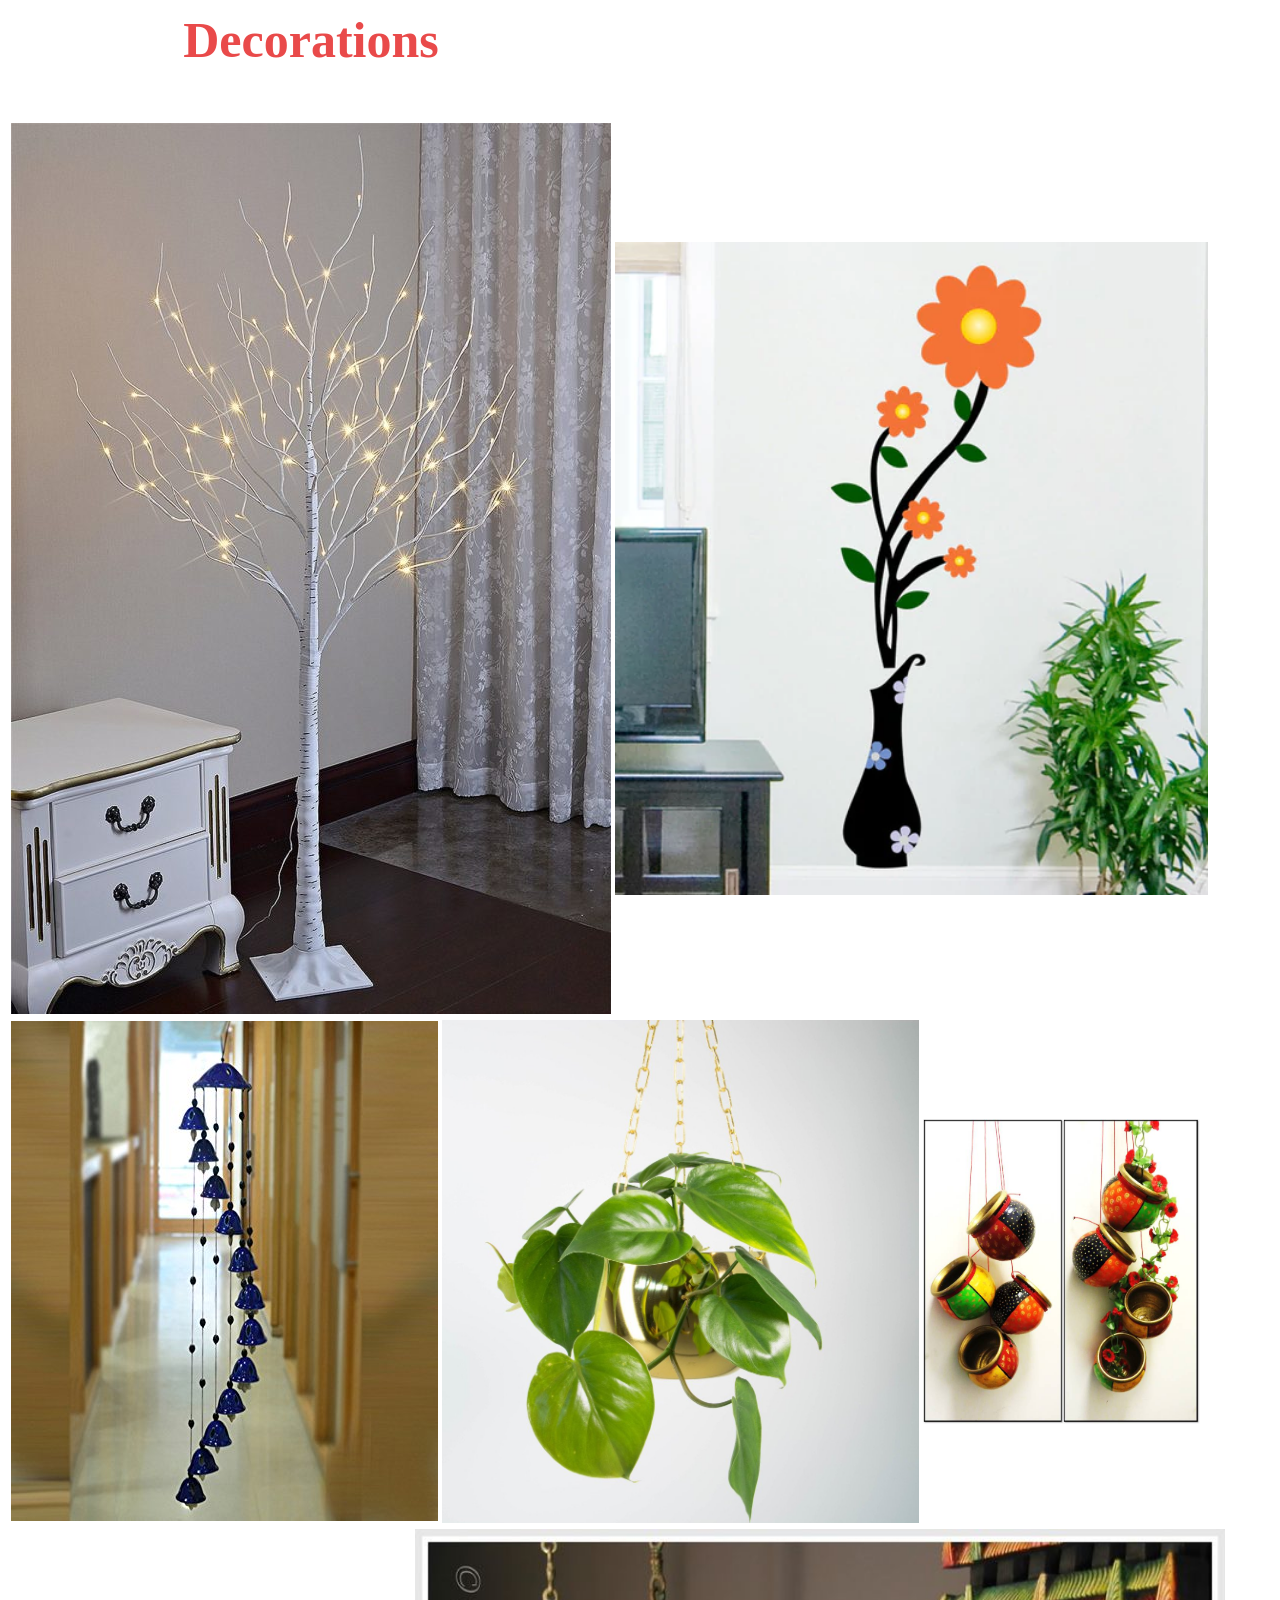
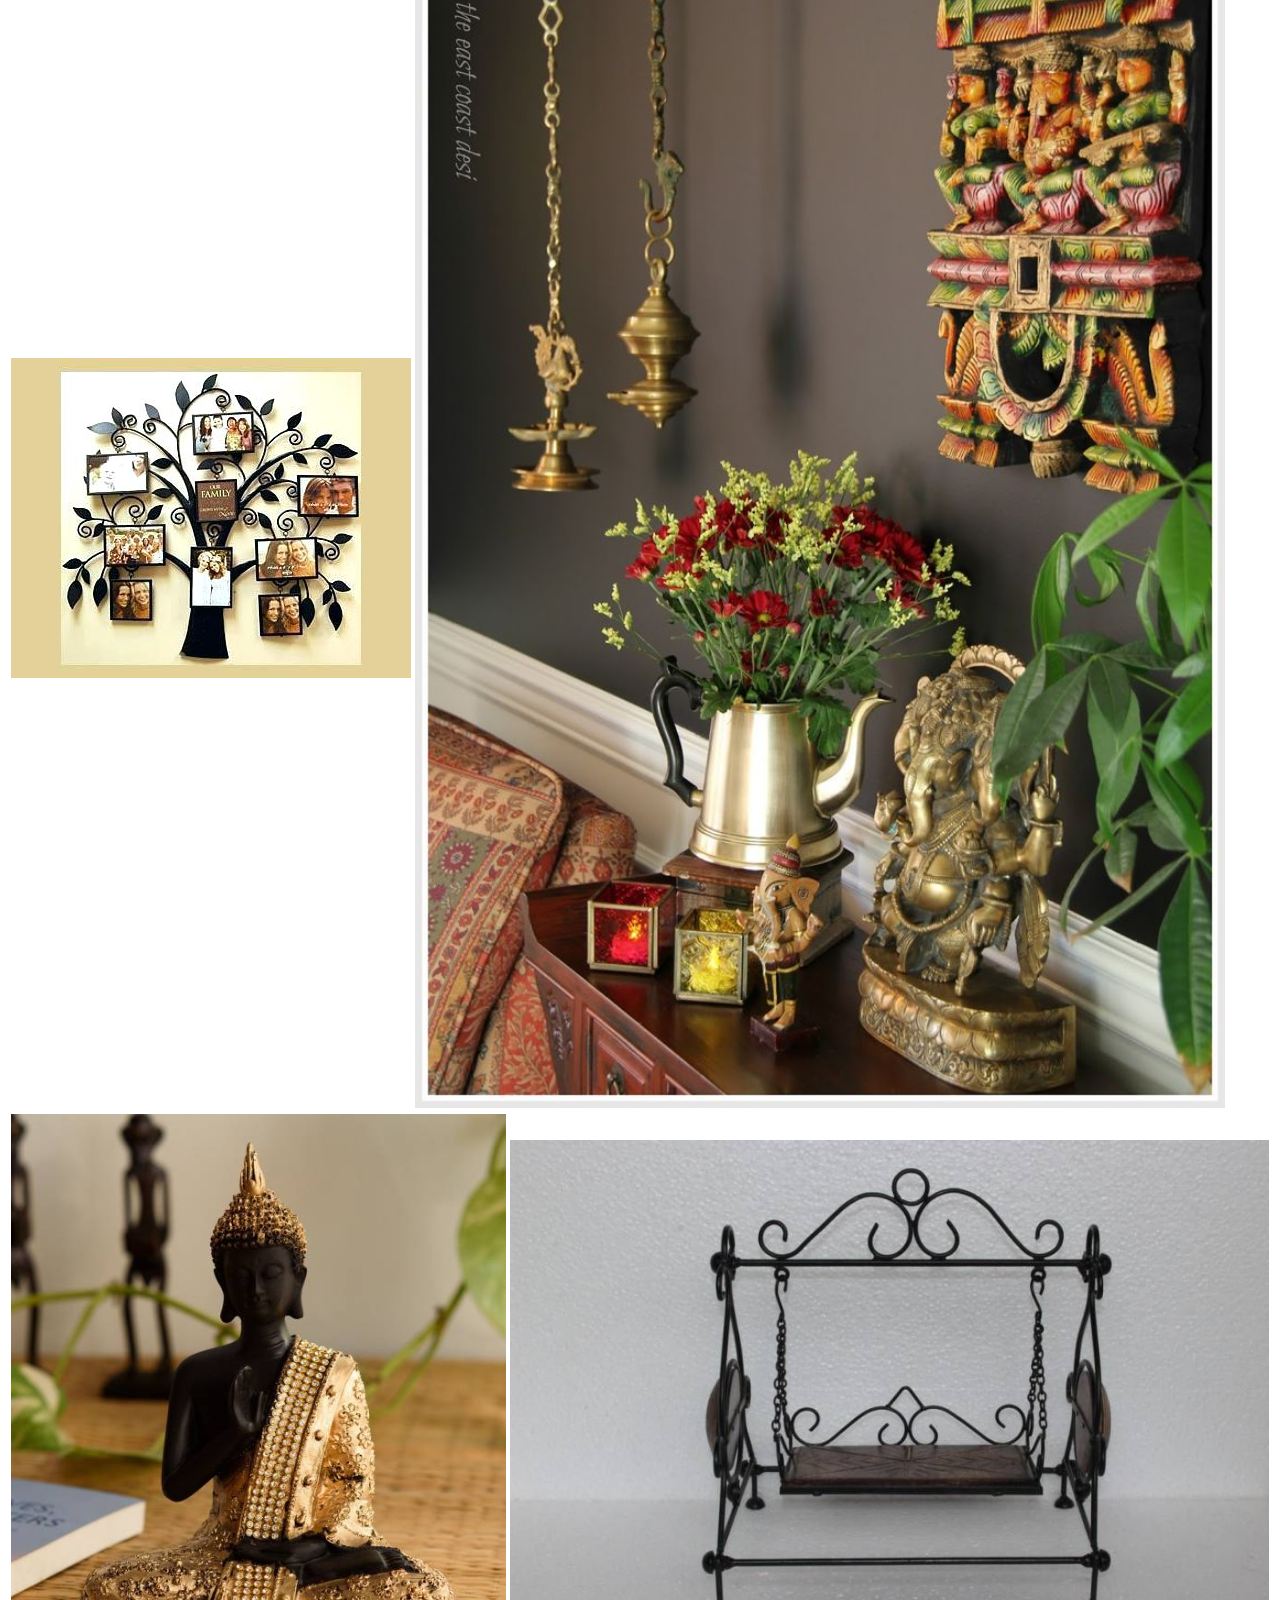
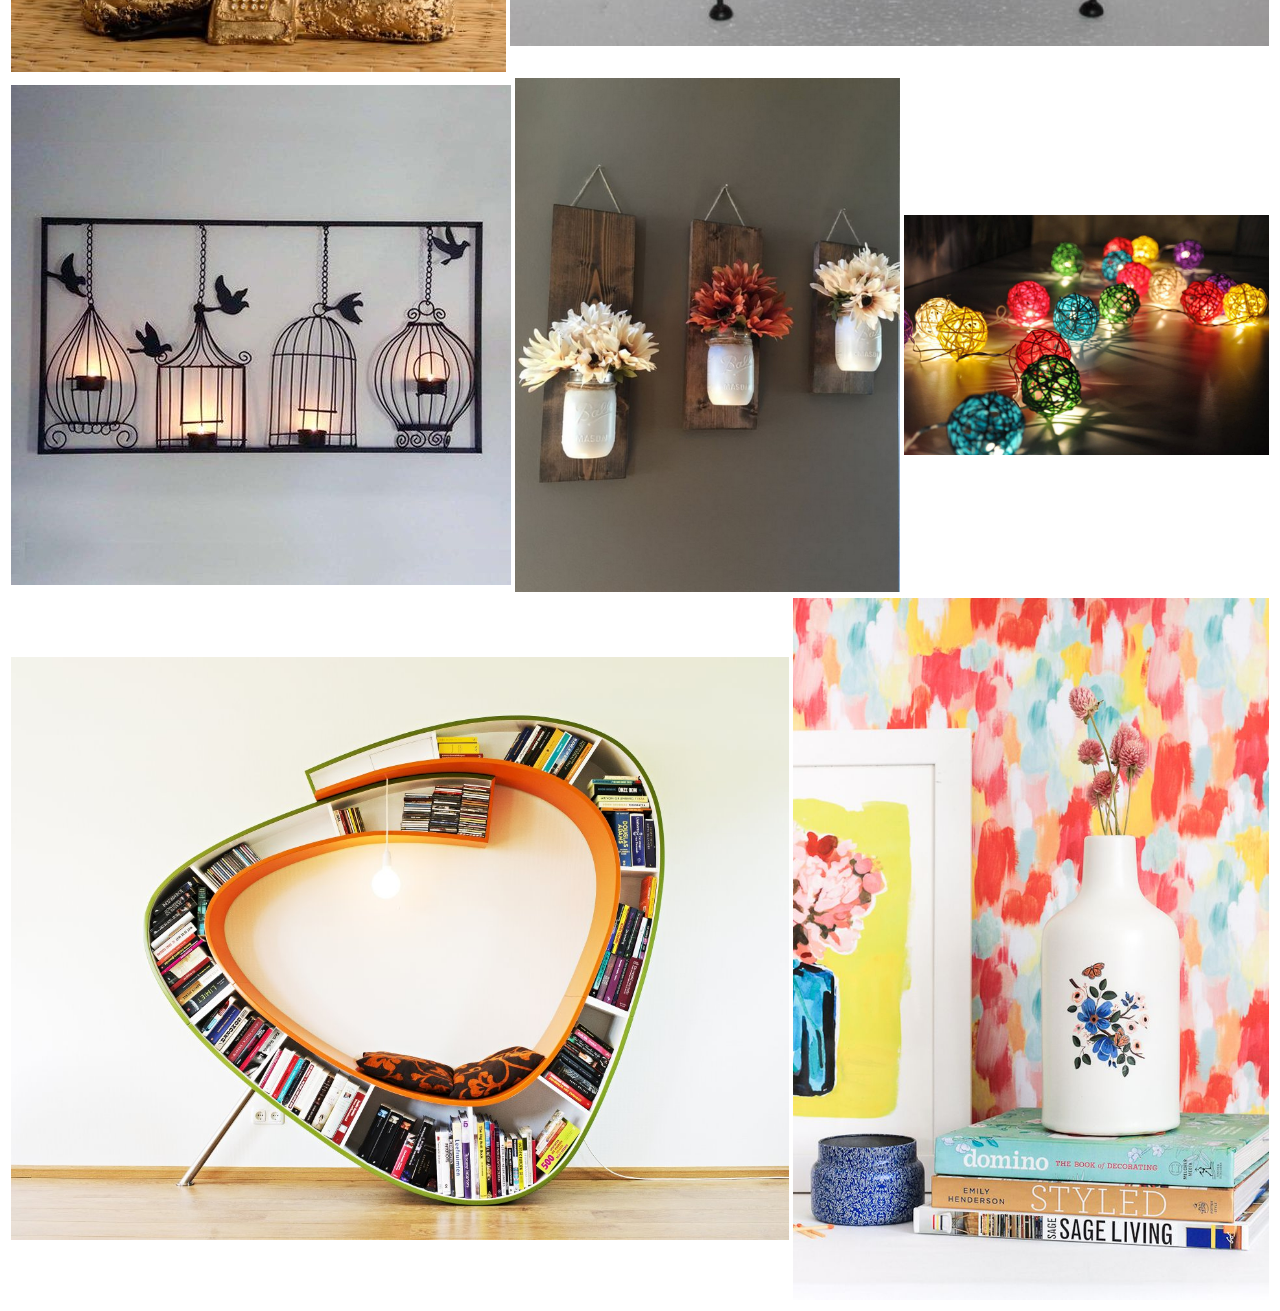
<file: decor.html>
<html> 
<head>
<title>Smoke Animation</title>
<style>
#decr{

  }
  #dech3{
	font-family: cursive;
	font-size: 50;
	color:#e94a4a;
	text-align: center;
}
</style>
</head>
<body>
 <div id="decr">
    <table id="dectab">
	  <tr>
	    <td><h3 id="dech3">Decorations</h3></td>
	  </tr>
	 
	   <tr> 
	    <td><img src="dec2.jpg" width="100%" height="50%"></td>
		<td><img src="dec5.jpg" height="82%" width="120%"></td>
		
		</tr>
		
		</table>
		<table id="dectab">
		
	   <tr> 
	    <td><img src="dec8.jpg" ></td>
		<td><img src="dec6.jpg" width="100%" height="48%"></td>
		<td><img src="dec4.jpg" width="80%" height="65%" ></td>
		
		</tr>
		
		</table>
		<table id="dectab">
		
	   <tr> 
	    <td><img src="dec9.jpg" width="100%" height="150%" ></td>
		<td><img src="dec10.jpg" width="110%" height="46%"></td>
		
		
		</tr>
		
		</table>
		<table id="dectab">
		
	   <tr> 
	   <td><img src="dec11.jpeg" width="100%" height="100%"></td>
	    <td><img src="dec12.jpeg" width="100%" height="110%"></td>
	   </tr>
	</table>
	  		<table id="dectab">
		
	   <tr> 
	    <td><img src="dec13.jpg" ></td>
		<td><img src="dec14.jpg" width="100%" height="36%"></td>
		<td><img src="dec17.jpg" width="100%" height="76%" ></td>
		
		</tr>
		
		</table>
	<table id="dectab">
		
	   <tr> 
	   <td><img src="dec20.jpg" width="100%" height="50%"></td>
	   <td><img src="dec19.jpg" width="100%" height="40%"></td>
	    
	   </tr>
	</table>
		
		
		</div>
	</body>
	</html>
</file>
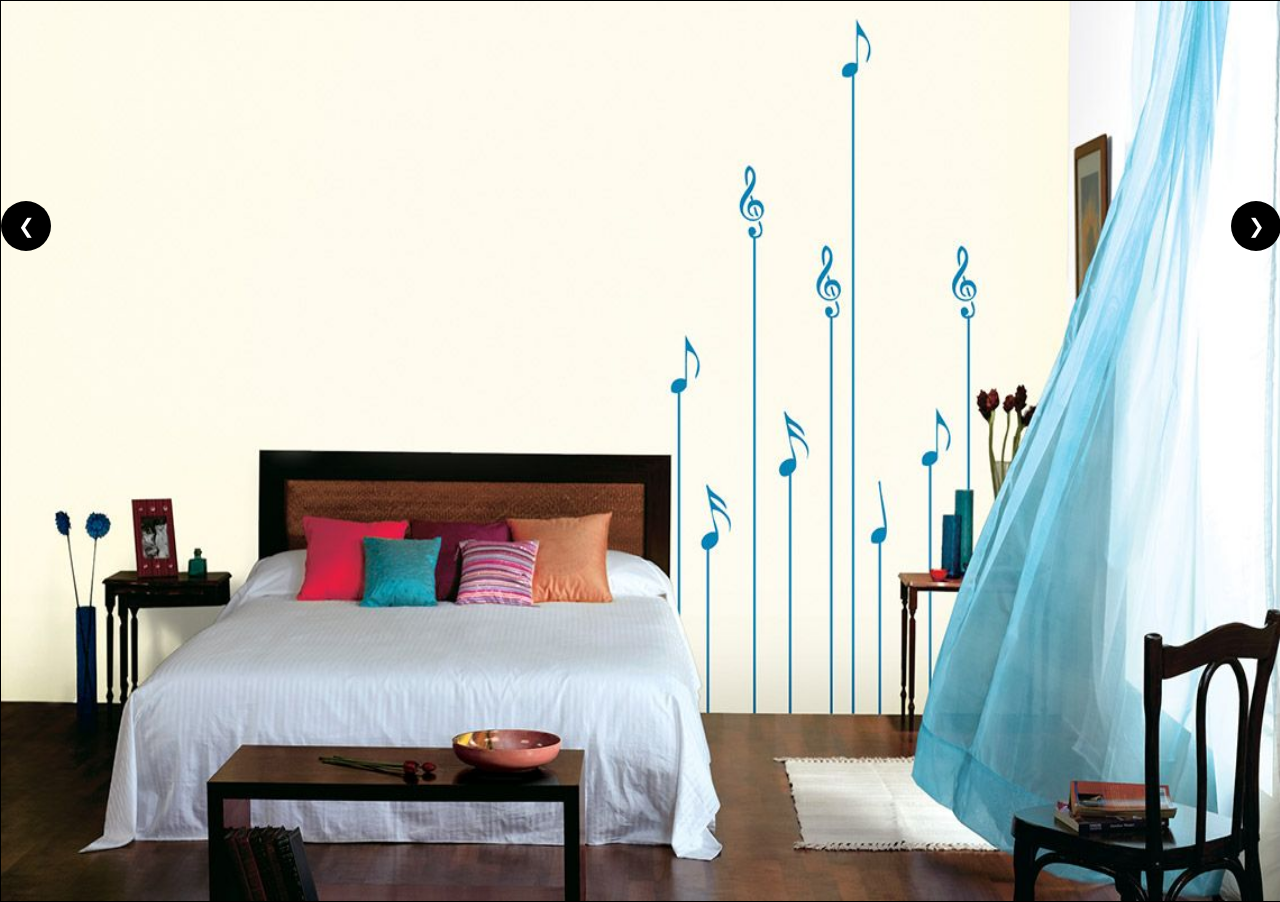
<file: demo.html>
<html lang="en">
 <head>
   <link rel="stylesheet" href="design.css"/>
   </head>
   <body>
   <div class="imgslide">
     <img class="slides" src="paint2.jpg"/>
	 <img class="slides" src="paint3.jpg"/>
	 <img class="slides" src="paint4.jpg"/>
	 <img class="slides" src="paint5.jpg"/>
	 <img class="slides" src="paint6.jpg"/>
	 <img class="slides" src="paint7.jpg"/>
	 <img class="slides" src="paint8.jpg"/>
	 <img class="slides" src="paint9.jpg"/>
	 <img class="slides" src="paint10.jpg"/>
	 <img class="slides" src="paint1.jpg"/>
	 <img class="slides" src="water.jpg"/>
	 <button class="imgbt" onclick="plusIndex(-1)" id="imgbt1">&#10094;</button>
	 <button class="imgbt" onclick="plusIndex(1)" id="imgbt2">&#10095;</button>
	 
   </div>
   <script>
    var index=1;
	
	function plusIndex(n){
	index = index + n;
	showImage(index);
	}
	showImage(1);
	function showImage(n){
	   var i;
	   
	   var x = document.getElementsByClassName("slides");
	   if(n > x.length){ index = 1};
	   if(n < 1){ index = x.length};
	   for(i=0;i<x.length;i++)
	   {
	   x[i].style.display="none";
	   }
	   x[index-1].style.display="block";
	   }
	   autoSlide();
	   function autoSlide(){
	     var i;
	   
	   var x = document.getElementsByClassName("slides");
	    for(i=0;i<x.length;i++)
	   {
	   x[i].style.display="none";
	   }
	   if(index > x.length){index = 1}
	   x[index-1].style.display="block";
	   index++;
	     setTimeout(autoSlide, 2000);
		 
	   }
	   </script>
      </body>
	  
	  </html>
</file>
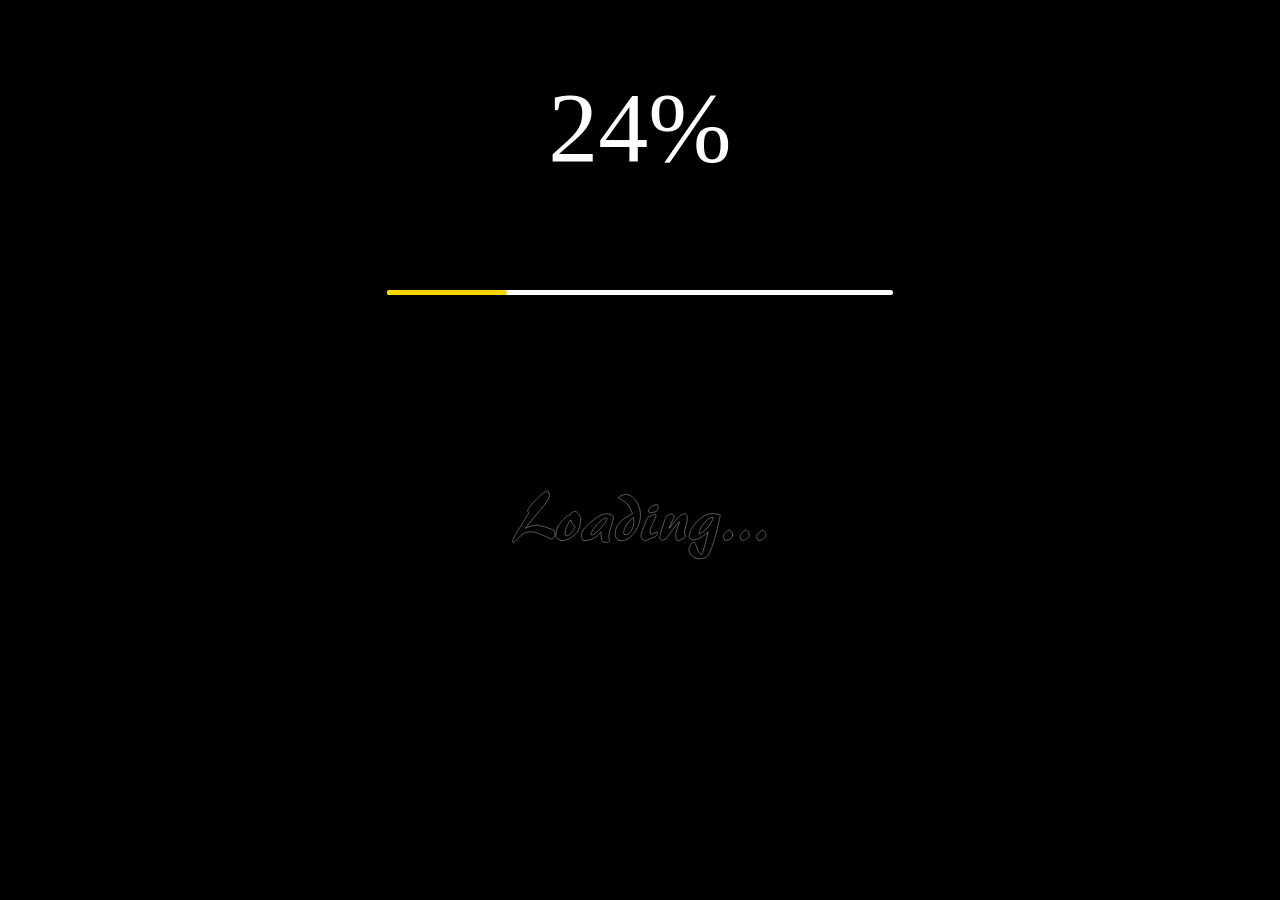
<file: index1.html>
<html lang="en">
 <head>
   <title>Progress Var Demo</title>
   <meta charset = "utf-8">
   <link rel="stylesheet" href="style.css"/>
 </head>
 <body>
   <div id="percentCount" class="percent-count">100%</div>
     <div class = "view">
	 
<svg version="1.1" id="Layer_1" xmlns="http://www.w3.org/2000/svg" xmlns:xlink="http://www.w3.org/1999/xlink" x="0px" y="0px"
	 viewBox="0 0 732 201" style="enable-background:new 0 0 732 201;" xml:space="preserve">
<style type="text/css">
	.st0{fill:none;stroke:#FFFFFF;stroke-miterlimit:10;}
</style>
<g>
	<path class="st0" d="M70.6,101c4.5,0,13.2,2,26.1,6c12.9,4,20.9,7.2,24.1,9.6c0.1,0.5,0.5,2.4,1.2,5.5c0.7,3.1,1,4.9,1,5.3
		c0,2-1.1,4.8-3.4,8.3c-2.3,3.5-4.5,5.3-6.6,5.3c-12.1-5.5-22.9-10.2-32.2-14.2C70.5,122.3,61.6,120,54,120c-10,0-18.9,3.1-26.8,9.2
		c-7.2,7.2-14.4,14.4-21.6,21.6l-3-1.4c-0.3-0.9-0.6-1.9-1-2.8c0-3.1,4.5-11.9,13.4-26.6c10.8-17.7,21.6-35.5,32.4-53.4
		c-0.5-1.5-1-2.6-1.3-3.4c-0.3-0.8-0.8-2.5-1.5-5.2c1.7-5.1,9.6-14.9,23.6-29.4C83.4,12.7,94.5,4.3,101.4,3.2l2.6,1.6
		c0.9,2.8,1.6,4.9,2,6.4c0.9,3.1,1.4,5.1,1.4,6.2c0,4.1-4.8,12.5-14.4,25c-4.7,6-14.6,18.1-29.8,36.2C50.4,93.8,42,104.3,38,110.2
		c6.7-2.9,11.9-5,15.8-6.2C59.9,102,65.5,101,70.6,101z"/>
	<path class="st0" d="M180,61.4c2.8,0,6.2,2.6,10.2,7.8c4,5.2,6,9.3,6,12.4c0,8.9-1,17.6-3.1,26.1c-2.1,8.5-8.4,16.8-19.1,25.1
		c-10.7,8.3-20.5,12.4-29.4,12.4c-4.7,0-8.9-1.3-12.6-4c-4.3-3.1-6.4-6.9-6.4-11.4c0-4,0.6-8.8,1.9-14.4c1.3-5.6,2.8-9.9,4.7-12.8
		c4-6,8.9-12,14.8-18c7.5-7.6,13.7-12,18.6-13.2c0.9-2.4,2.9-4.7,6-6.8C174.7,62.5,177.5,61.4,180,61.4z M151.8,124.4
		c0,1.7,0.3,3.3,0.8,4.8c0.5,1.5,1.5,2.2,2.8,2.2c3.9,0,7.8-1.9,11.8-5.8c5.2-5.1,9.6-11.9,13.2-20.4c-6.1-5.3-10.4-11.8-12.8-19.4
		c-3.5,4.3-7,10.5-10.5,18.7C153.6,112.7,151.8,119.3,151.8,124.4z"/>
	<path class="st0" d="M206.8,145.2c-2.8,0-4.9-1.6-6.4-4.7c-1.5-3.1-2.2-6.4-2.2-9.7c0-10.8,9.2-23.9,27.5-39.3
		C244,76.1,259,68.4,270.6,68.4c3.9,0,7.7,0.7,11.6,2.2c5.2,2,7.8,4.5,7.8,7.6c0,4.5-2.2,13.3-6.6,26.2c-4.4,12.9-6.6,23-6.6,30.2
		c0,1.2,0.4,2.8,1.1,4.9c0.7,2.1,1.2,3.6,1.3,4.7c-0.4,1.5-1.2,2.8-2.4,4.1c-1.2,1.3-2.5,1.9-4,1.9c-1.2,0-3.1-0.2-5.8-0.5
		c-2.7-0.3-4.5-0.5-5.4-0.5c-2.7,0-4.5-2.1-5.4-6.2c-0.9-4.1-1.4-9.1-1.4-14.8c0-1.6,0-3.1,0-4.4c0-1.3,0.1-2.5,0.2-3.6
		c-5.5,7.3-12.6,13.3-21.5,18C224.6,142.9,215.7,145.2,206.8,145.2z M226.4,127c0,1.5,0.6,2.2,1.8,2.2c5.1,0,13.6-6.7,25.6-20
		c12-13.3,18-22.5,18-27.6c0-0.9-0.7-1.4-2.2-1.4c-5.7,0-14.4,6.2-25.9,18.7C232.2,111.4,226.4,120.7,226.4,127z"/>
	<path class="st0" d="M304,22.6c1.1-2.1,4-4.2,8.8-6.3c4.8-2.1,8.7-3.1,11.8-3.1c12.5,0,23.1,7,31.6,21c7.5,12.3,11.2,24.9,11.2,38
		c0,16.1-5.1,31.9-15.4,47.2c-11.6,17.2-25.1,25.8-40.6,25.8c-4.9,0-8.9-1.8-11.9-5.4c-3-3.6-4.5-7.9-4.5-13
		c0-14,5.1-26.1,15.4-36.2c7.5-7.3,18.9-14.6,34.2-21.8c-4.9-14.3-11.1-24.9-18.6-32C318.7,32.1,311.3,27.4,304,22.6z M319.4,122
		c0,2.3,0.4,3.9,1.1,4.8c0.7,0.9,2.2,1.4,4.5,1.4c6.8,0,12.6-4.5,17.4-13.6c4.1-7.7,6.2-15.4,6.2-23c0-2-0.1-3.6-0.2-4.7
		c-0.1-1.1-0.6-3.8-1.4-8.1c-6.8,5.2-12.8,11.5-18,19C322.6,106.9,319.4,114.9,319.4,122z"/>
	<path class="st0" d="M411.8,75.2c0,1.7-2.8,8.1-8.4,19.2c-5.6,11.1-8.4,19.7-8.4,25.8c0,2,0.3,3.6,1,4.7c0.7,1.1,1.9,1.7,3.6,1.7
		c1.9,0,4.3-1,7.4-3c3.1-2,5-3,5.8-3c2.3,0,3.4,1.1,3.4,3.4c0,3.9-2.8,7.5-8.4,10.8c-4.4,2.5-9,4.4-13.8,5.6
		c-1.5,0.3-3.6,1.1-6.3,2.5c-2.7,1.4-5,2.1-6.7,2.1c-3.5,0-6.4-1.4-8.7-4.1c-2.3-2.7-3.5-5.9-3.5-9.5c0-2.3,0.2-4.3,0.6-6
		c0.4-1.7,1.1-3.8,2-6.2L384.6,86c1.3-3.5,2.5-5.8,3.5-7s3-2.3,6.1-3.4c3.1-1.1,5.8-2.3,8.2-3.8c0.3-0.3,1.2-0.7,2.8-1.4
		c1.6-0.7,2.5-1,2.6-1c1.5,0,2.5,0.5,3.1,1.6C411.5,72.1,411.8,73.5,411.8,75.2z M390.2,59.6c0-0.9,0.3-1.9,0.9-3
		c0.6-1.1,1.3-2.1,2.1-3l3-4.6c0.7-1.2,3.1-2.6,7.3-4.1c4.2-1.5,7.3-2.3,9.3-2.3c3.6,0,5.4,1.9,5.4,5.8c0,1.1-0.3,2.4-0.9,3.9
		c-0.6,1.5-1,2.6-1.3,3.3c-1.2,2.9-2.2,4.8-2.9,5.6c-0.7,0.8-2.6,1.5-5.5,2c-2.9,0.5-5.5,1-7.8,1.4c-2.3,0.4-4.1,0.6-5.4,0.6
		c-1.5,0-2.5-0.6-3.2-1.7C390.5,62.4,390.2,61.1,390.2,59.6z"/>
	<path class="st0" d="M492.2,68.8c3.5,0,5.9,1.5,7.4,4.4c1.1,2.1,1.6,5.1,1.6,9c0,5.1-1.3,12.3-4,21.6c-2.7,9.3-4,16.3-4,20.8
		c0,0.7,0.6,1.9,1.8,3.6c1.2,1.7,1.8,2.9,1.8,3.6c0,2.1-2.9,4.8-8.8,8.1c-5.9,3.3-10.1,4.9-12.8,4.9c-2.8,0-4.7-1.6-5.7-4.8
		s-1.5-6.7-1.5-10.4c0-4.1,0.9-8.8,2.8-14c5.2-14.3,7.9-22,8-23.2L478,91c-1.2,0-5.5,5.1-12.8,15.2c-8.1,11.2-16.3,22.4-24.4,33.6
		c-4.1,1.7-8.2,3.5-12.2,5.2c-0.7-0.4-1.9-1.5-3.7-3.3s-2.7-3-2.7-3.7c0-3.2,2.7-13.8,8.2-31.9c5.5-18.1,9.2-28.4,11.2-30.9
		c0.3-0.4,2.4-1.6,6.3-3.5c3.9-1.9,6.1-2.9,6.5-2.9c1.5,0,2.9,0.4,4.4,1.1c1.5,0.7,2.9,1.7,4.2,2.9c0.4,1.1,0.8,2.1,1.2,3.2
		c0,1.2-1.1,4-3.4,8.4c-3.1,5.9-4.7,9-4.8,9.4l-6.8,16.4c6-7.6,12.1-15.3,18.2-23C478.2,74.9,486.5,68.8,492.2,68.8z"/>
	<path class="st0" d="M516.2,143.2c-1.2,0-2.8-0.8-4.7-2.3c-1.9-1.5-3.4-3-4.5-4.3l-0.4-2.6c0-12.9,7.5-27.2,22.5-42.7
		c15-15.5,28.8-23.3,41.3-23.3c3.7,0,7.5,0.2,11.4,0.6c3.9,0.4,7.6,1.1,11.2,2l2.6,3.2c-3.9,17.3-6.7,29.7-8.6,37.2
		c-4,16.3-8.1,30.8-12.4,43.6c-5.1,15.5-9.9,26.7-14.6,33.8c-1.3,2-4.4,4-9.3,5.9c-4.9,1.9-8.8,2.9-11.7,2.9c-8.5,0-16-2.3-22.4-7
		c-7.2-5.2-10.8-11.9-10.8-20.2c0-2.7,1.5-6.7,4.6-12.1c3.1-5.4,5.7-8.1,8-8.1c1.7,0.4,3,0.7,3.8,0.8c1.5,1.9,4.1,8,7.8,18.4
		c2.9,8.3,6.9,13.6,11.8,16c2.3-1.1,5.5-10.1,9.8-27.2c6-23.7,9.2-36.3,9.6-37.6c-7.6,6.7-14.5,11.8-20.6,15.4
		C531.9,140.7,523.8,143.2,516.2,143.2z M535.2,123.6l1.2,2.4c6.7-3.1,13.1-7.7,19.2-13.8c6.1-6.1,10.9-12.5,14.2-19.2
		c0.9-2,1.9-4,3-6c1.6-3.3,2.4-5.5,2.4-6.4c0-1.1-0.5-1.6-1.6-1.6c-7.3,0-15.6,5.5-24.7,16.6C539.8,106.7,535.2,116,535.2,123.6z"/>
	<path class="st0" d="M628.8,120.8c0.5,0.8,1,2.5,1.5,5c0.5,2.5,0.7,4.6,0.7,6.2c0,1.1-1.4,2.9-4.1,5.5c-2.7,2.6-4.8,4.2-6.1,4.9
		l-9.2,2.4c-2,0-3.7-1.4-5-4.2c-1.3-2.8-2-5.3-2-7.6c0-3.1,2.3-6.8,6.9-11.1c4.6-4.3,8.3-6.5,11.1-6.5c0.8,0,1.9,0.7,3.4,2.2
		C626.3,117.9,627.2,118.9,628.8,120.8z"/>
	<path class="st0" d="M676.4,120.8c0.5,0.8,1,2.5,1.5,5c0.5,2.5,0.7,4.6,0.7,6.2c0,1.1-1.4,2.9-4.1,5.5c-2.7,2.6-4.8,4.2-6.1,4.9
		l-9.2,2.4c-2,0-3.7-1.4-5-4.2c-1.3-2.8-2-5.3-2-7.6c0-3.1,2.3-6.8,6.9-11.1c4.6-4.3,8.3-6.5,11.1-6.5c0.8,0,1.9,0.7,3.4,2.2
		C673.9,117.9,674.8,118.9,676.4,120.8z"/>
	<path class="st0" d="M724,120.8c0.5,0.8,1,2.5,1.5,5c0.5,2.5,0.7,4.6,0.7,6.2c0,1.1-1.4,2.9-4.1,5.5c-2.7,2.6-4.8,4.2-6.1,4.9
		l-9.2,2.4c-2,0-3.7-1.4-5-4.2c-1.3-2.8-2-5.3-2-7.6c0-3.1,2.3-6.8,6.9-11.1c4.6-4.3,8.3-6.5,11.1-6.5c0.8,0,1.9,0.7,3.4,2.2
		C721.5,117.9,722.4,118.9,724,120.8z"/>
</g>

</svg>
</div>
   
   <div class="progress-bar">
     <div class="progress" id ="progress"></div>
   </div>
  
   <script src = "script.js"></script>
 </body>
</html>
</file>
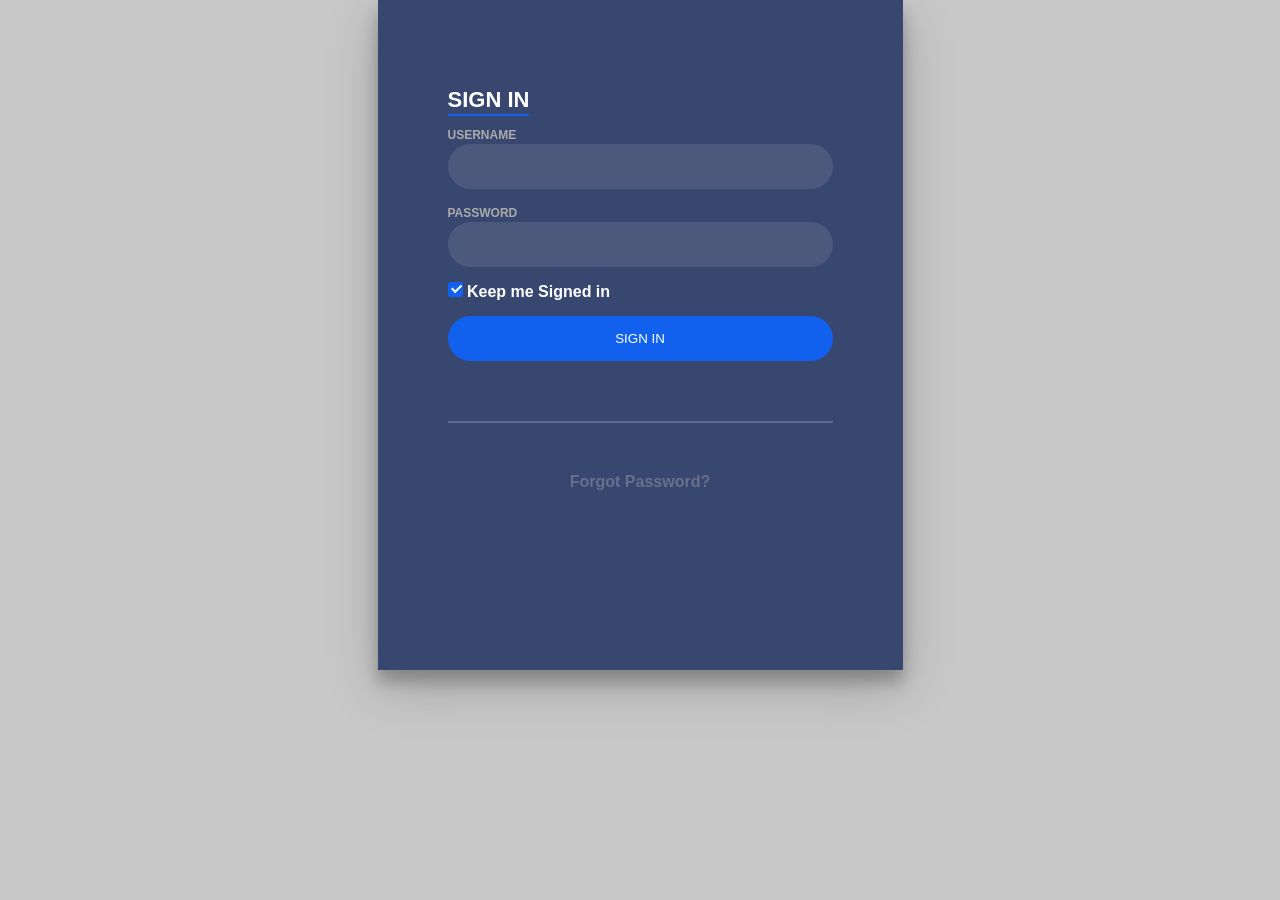
<file: login.html>
<html>
<head>
<style>
body{
	margin:0;
	color:#6a6f8c;
	background:#c8c8c8;
	font:600 16px/18px 'Open Sans',sans-serif;
}
*,:after,:before{box-sizing:border-box}
.clearfix:after,.clearfix:before{content:'';display:table}
.clearfix:after{clear:both;display:block}
a{color:inherit;text-decoration:none}

.login-wrap{
	width:100%;
	margin:auto;
	max-width:525px;
	min-height:670px;
	position:relative;
	background:url(https://raw.githubusercontent.com/khadkamhn/day-01-login-form/master/img/bg.jpg) no-repeat center;
	box-shadow:0 12px 15px 0 rgba(0,0,0,.24),0 17px 50px 0 rgba(0,0,0,.19);
}
.login-html{
	width:100%;
	height:100%;
	position:absolute;
	padding:90px 70px 50px 70px;
	background:rgba(40,57,101,.9);
}
.login-html .sign-in-htm,
.login-html .sign-up-htm{
	top:0;
	left:0;
	right:0;
	bottom:0;
	position:absolute;
	transform:rotateY(180deg);
	backface-visibility:hidden;
	transition:all .4s linear;
}
.login-html .sign-in,
.login-html .sign-up,
.login-form .group .check{
	display:none;
}
.login-html .tab,
.login-form .group .label,
.login-form .group .button{
	text-transform:uppercase;
}
.login-html .tab{
	font-size:22px;
	margin-right:15px;
	padding-bottom:5px;
	margin:0 15px 10px 0;
	display:inline-block;
	border-bottom:2px solid transparent;
}
.login-html .sign-in:checked + .tab,
.login-html .sign-up:checked + .tab{
	color:#fff;
	border-color:#1161ee;
}
.login-form{
	min-height:345px;
	position:relative;
	perspective:1000px;
	transform-style:preserve-3d;
}
.login-form .group{
	margin-bottom:15px;
}
.login-form .group .label,
.login-form .group .input,
.login-form .group .button{
	width:100%;
	color:#fff;
	display:block;
}
.login-form .group .input,
.login-form .group .button{
	border:none;
	padding:15px 20px;
	border-radius:25px;
	background:rgba(255,255,255,.1);
}
.login-form .group input[data-type="password"]{
	text-security:circle;
	-webkit-text-security:circle;
}
.login-form .group .label{
	color:#aaa;
	font-size:12px;
}
.login-form .group .button{
	background:#1161ee;
}
.login-form .group label .icon{
	width:15px;
	height:15px;
	border-radius:2px;
	position:relative;
	display:inline-block;
	background:rgba(255,255,255,.1);
}
.login-form .group label .icon:before,
.login-form .group label .icon:after{
	content:'';
	width:10px;
	height:2px;
	background:#fff;
	position:absolute;
	transition:all .2s ease-in-out 0s;
}
.login-form .group label .icon:before{
	left:3px;
	width:5px;
	bottom:6px;
	transform:scale(0) rotate(0);
}
.login-form .group label .icon:after{
	top:6px;
	right:0;
	transform:scale(0) rotate(0);
}
.login-form .group .check:checked + label{
	color:#fff;
}
.login-form .group .check:checked + label .icon{
	background:#1161ee;
}
.login-form .group .check:checked + label .icon:before{
	transform:scale(1) rotate(45deg);
}
.login-form .group .check:checked + label .icon:after{
	transform:scale(1) rotate(-45deg);
}
.login-html .sign-in:checked + .tab + .sign-up + .tab + .login-form .sign-in-htm{
	transform:rotate(0);
}
.login-html .sign-up:checked + .tab + .login-form .sign-up-htm{
	transform:rotate(0);
}

.hr{
	height:2px;
	margin:60px 0 50px 0;
	background:rgba(255,255,255,.2);
}
.foot-lnk{
	text-align:center;
}
</style>
</head>
<body>
<form method="post" action="admin.php">

</body>
<div class="login-wrap">
	<div class="login-html">
		<input id="tab-1" type="radio" name="tab" class="sign-in" checked><label for="tab-1" class="tab">Sign In</label>
		<input id="tab-2" type="text" name="tab" class="sign-up"><label for="tab-2" class="tab"></label>
		<div class="login-form">
			<div class="sign-in-htm">
				<div class="group">
					<label for="user" class="label">Username</label>
					<input id="user" name="fname" type="text" class="input">
				</div>
				<div class="group">
					<label for="pass" class="label">Password</label>
					<input id="pass" type="password" name="fpass"  class="input" data-type="password">
				</div>
				<div class="group">
					<input id="check" type="checkbox" class="check" checked>
					<label for="check"><span class="icon"></span> Keep me Signed in</label>
				</div>
				<div class="group">
					<input type="submit" name="submit" class="button" value="Sign In">
				</div>
				<div class="hr"></div>
				<div class="foot-lnk">
					<a href="#forgot">Forgot Password?</a>
				</div>
			</div>
			
		</div>
	</div>
</div>
</form>
</html>
</file>
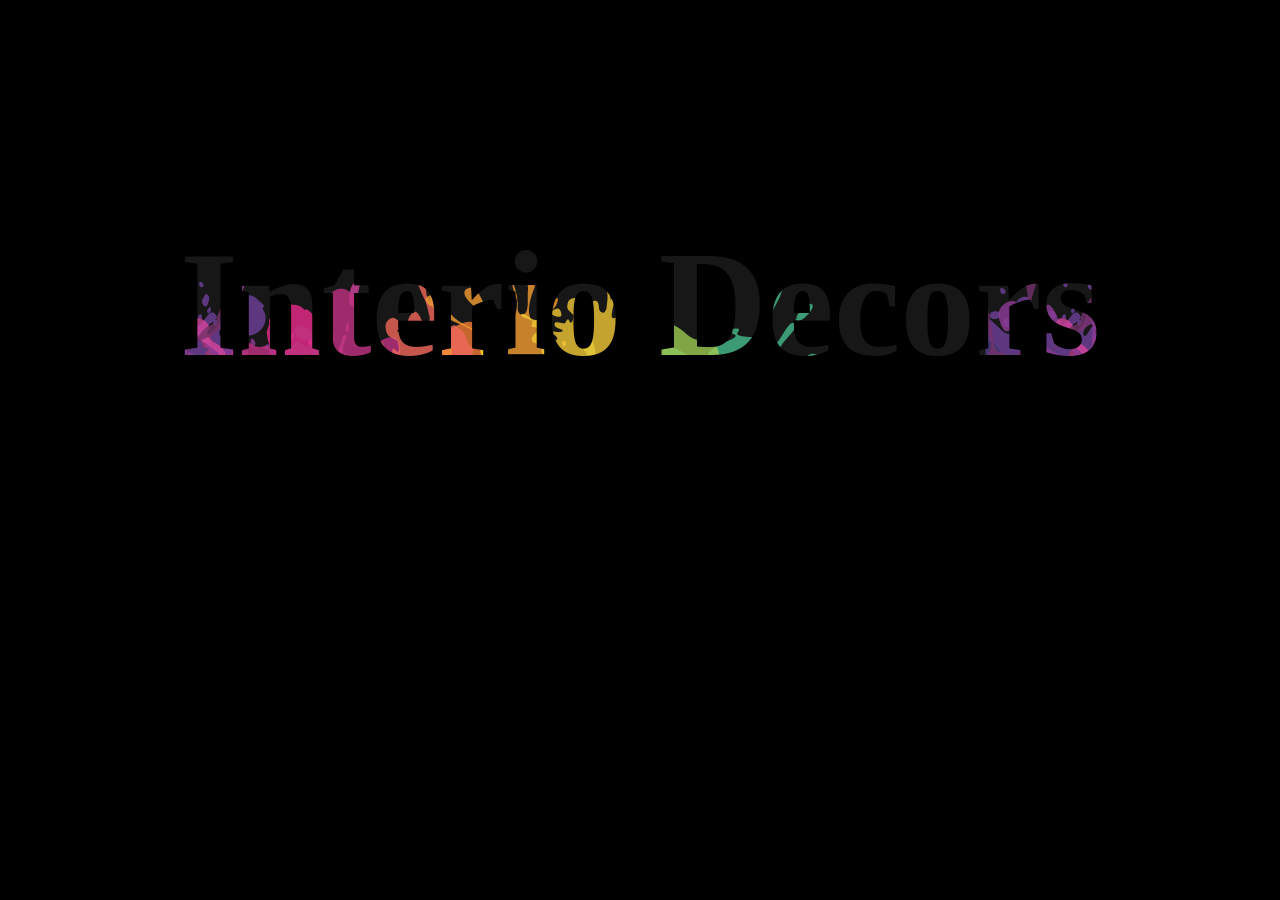
<file: text_color.html>
<html>
<head>
<title> </title>
</head>
<style type="text/css">
body,h1{
margin:0;
background-color:#000;

font-family:cursive;}

.text-container h1{
font-size:150px;
color:rgba(225,225,225,.1);
background-image:url(img3.png);
background-repeat:repeat-x;
-webkit-background-clip:text;
animation:animate 15s linear infinite;
}
@keyframes animate{
0%{background-position:left 0px top 10px;
}
40%{background-position:left 800px top 10px;
}
}
.text-container{
margin-top:17%;
text-align:center;}
</style>


<body>

<div class="text-container">
<h1>Interio Decors</h1>
</div>

</body>
</html>
</file>
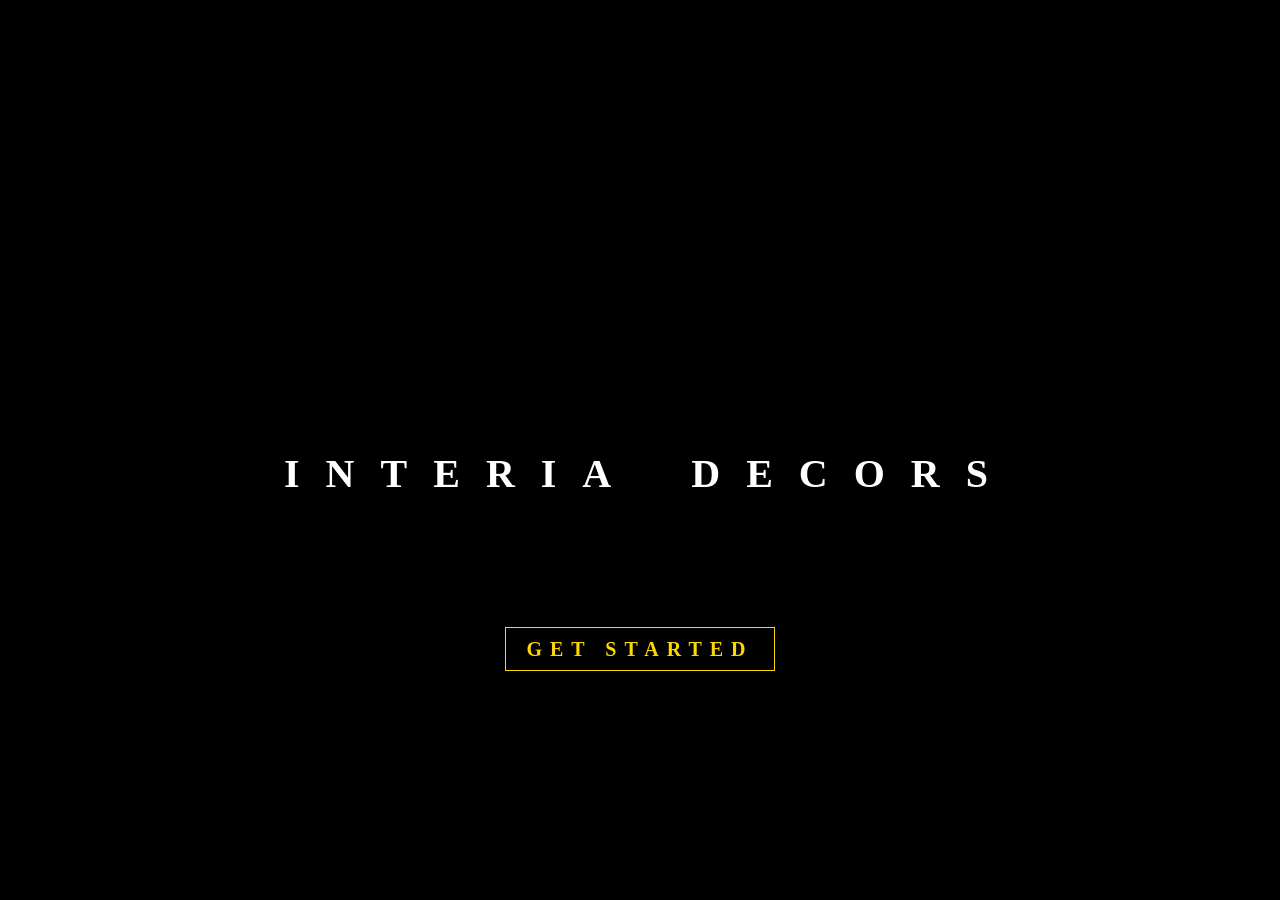
<file: welcome.html>
<html lang="en">
  <head>
    <meta charset="utf-8">
	<link rel="stylesheet" href="style.css"/>
	<link rel="stylesheet" type="text/css" href="design.css">
  </head>
  <body>
  
<div id="home" class="box" background="back1.jpeg">
		  
  <section>
         <article>
		 
     <video src="smoke.mp4" autoplay muted></video>
	  
	 <h1> 
			      <span>I</span>
				  <span>N</span>
				  <span>T</span>
				  <span>E</span>
				  <span>R</span>
				  <span>I</span>
				  <span>A</span>
				  &nbsp&nbsp
				  <span>D</span>
				  <span>E</span>
				  <span>C</span>
				  <span>O</span>
				  <span>R</span>
				  <span>S</span><br><br><br><br>
				  <a class="btn1" href="test.html">GET STARTED</a>
			   </h1>
			   
	 
			  
	 
  </article>
</section>
</div>

   </body>
  </html>
</file>
<file: design.css>
body{
	margin: 0;
	padding: 0;
}
nav{
	position: fixed;
	width: 100%;
	line-height: 60px;
	background: #000;
	
}
#nv{
	float: right;
	margin: 0;
	padding-right: 25%;
	display: flex;
	
}
#nv li{
	list-style: none;
	margin: 0.20px;
	transition: 0.5s;
	
}
#nv li a{
	text-decoration: none;
	color: #fff;
	font-size: 16px;
	padding: 15px;
    text-transform: uppercase;
	transition: 0.5s;
	
}
#nv:hover li a{
	transform: scale(1.5);
	
	filter: blur(2px);
}
#nv li a:hover{
	transform: scale(2);
	opacity: 1;
	filter: blur(0);
	font-size: 30px;
}
#nv li a:before{
	content: '';
	position: absolute;
	top: 0;
	left: 0;
	width: 100%;
	height: 100%;
	background: #ff497c;
	transition: transform 0.5s;
	transform-origin: right;
	transform: scaleX(0);
	z-index: -1;
}
#nv li a:hover:before{
	transition: transform 0.5s;
	transform-origin: left;
	transform: scaleX(1);
}
#container{
	scroll-behavior: smooth;
}

article{
	width: 100%;
    height: 80%;
	background: #000;
}
article:before{
	content: '';
	position: absolute;
	top: 20%;
	left: 0;
	width: 100%;
	height: 80%;
	background: linear-gradient(to right, #f00,#f00,#0f0,#0ff,#ff0,#00f);
	mix-blend-mode: color;
    pointer-events: none;
}


h1{
	margin: 0;
	padding: 0;
	position: absolute;
	top: 50%;
	transform: translate(-50%));
	width: 100%;
	text-align: center;
	color: #fff;
	font-size: 2.5em;
	letter-spacing: 0.2em;

	
}
h1 span
{
	opacity: 0;
	display: inline-block;
	animation: animate 1s linear forwards;
}
@keyframes animate{
	0%{
		opacity: 0;
		transform: rotateY(90deg);
		filter: blur(10px);
		
	}
	100%{
		opacity:1;
		transform: rotateY(0deg);
		filter: blur(0);
	
		
	}
}
h1 span:nth-child(1){
	animation-delay: 1s;
}
h1 span:nth-child(2){
	animation-delay: 2s;
}
h1 span:nth-child(3){
	animation-delay: 2.5s;
}
h1 span:nth-child(4){
	animation-delay: 3s;
}
h1 span:nth-child(5){
	animation-delay: 3.5s;
}
h1 span:nth-child(6){
	animation-delay: 3.75s;
}
h1 span:nth-child(7){
	animation-delay: 4s;
}
h1 span:nth-child(8){
	animation-delay: 4.5s;
}
h1 span:nth-child(9){
	animation-delay: 4.75s;
}
h1 span:nth-child(10){
	animation-delay: 5s;
}
h1 span:nth-child(11){
	animation-delay: 5.5s;
}
h1 span:nth-child(12){
	animation-delay: 5.75s;
}
h1 span:nth-child(13){
	animation-delay: 6s;
}


#home{
	background: #000;
	width: 100%;
    height: 100%;
}
#interior{
	background: #fff;
	color: black;
	height: 820%;
	width: 100%;
	padding: 5% 6%;
	
}


.typei p{
	font-size: 30px;
	font-style: bold;

	text-align: justify;
}
.typei h3{
	font-family: cursive;
	
	font-size: 3em;
}
.line1{
	position: relative;
	width: 10em;
	margin: 0 auto;
    color:#000;
	font-size: 100%;
	white-space: nowrap;
	text-align: center;
}
.line{
	position: relative;
	width: 10em;
	color:#f44336;
	margin: 0 auto;
	border-right: 5px solid #000;
	font-size: 100%;
	white-space: nowrap;
	text-align: center;
	overflow: hidden; transform: translateY(-50%);
}
.anim-typewriter{
	animation: typewriter 10s steps(40) 1s 1 normal both,
	blinkTextCursor 500ms steps(40) infinite normal;
}
@keyframes typewriter{
	from {
		width: 0;
	}
	to{
		width: 10em;
	}
}
@keyframes blinkTextCursor{
	from{
		border-right-color: #000;
	}
	to{
		border-right-color: transparent;
	}
}

#about{
	background: #fff; 
	color: black;
	font-size: 40px;
    height: 60%;
    width: 100%;	
	padding: 10% 5%;
}
.tab td h2{
	font-family: forte;
	font-size: 40;
}
.tab td p{
	font-size: 25;
	font-style: italic;
	
}
	
#readmore{
	background:  #e94a4a; 
	color: white;
	font-size: 40px;
    height: 60%;
    width: 100%;	
	padding: 10% 5%;
}
.tab2{
	color: #fff;
}
.tab2 td h3{
	font-family: sans-serif;
}
.tab2 td h2{
	font-family: cursive;
	font-size: 35;
}
.tab2 td p{
	font-family: sans-serif;
	font-style: italic;
	text-align: justify;
}

#gallery{
	background: ; 
	color: #fff;
    text-align: center;
    font-size: 20px;
	padding-top: 6%;
    height: 120%;
    width: 100%;	

}
.gal h4{
margin:0;
padding:0;
padding-bottom: 20px;
color:#111;
font-size:4em;
text-align: center;
padding-left: 40%;
font-family:cursive;
}

.gal h4 span{
display:table-cell;
margin:0;
padding:0;
animation:animate1 2s linear infinite;
}
.gal h4 span:nth-child(1)
{
animation-delay:0s;
}
.gal h4 span:nth-child(2){
animation-delay:0.25s;
}
.gal h4 span:nth-child(3){
animation-delay:0.50s;
}
.gal h4 span:nth-child(4){
animation-delay:0.75s;
}
.gal h4 span:nth-child(5){
animation-delay:1s;
}
.gal h4 span:nth-child(6){
animation-delay:1.25s;
}
.gal h4 span:nth-child(7){
animation-delay:1.50s;
}
@keyframes animate1{

0%,100%{color:#fff;
filter:blur(2px);
text-shadow:0 0 10px #00b3ff,
            0 0 20px #00b3ff,
            0 0 40px #00b3ff,
            0 0 80px #00b3ff,
            0 0 120px #00b3ff,
            0 0 200px #00b3ff,
            0 0 300px #00b3ff,
            0 0 400px #00b3ff;
}
5%,95%{
color:#111;
filter:blur(0px);
text-shadow: none;
}
}




#ourteam{
	background: #000; 
	height: 140%;
    width: 100%;
	padding: 5%;


}
.ju{
	position: relative;
	width: 300px;;
	height: 451px;
	background: #fff;
}
.ju .images{
	position: absolute;
	width: 100%;
	height: 100%;
	top: 0;
	left: 0;
	display: flex;
}
.ju .images span{
	width: 25%;
	height: 100%;
	background: url(juhi.jpg);
	transition: 0.5s;
}
.ju:hover .images span{
	
	transform: translateY(-100%);
}
.ju .images span:nth-child(1)
{
	background-position: 0;
	transition-delay: 0s;
}
.ju .images span:nth-child(2)
{
	background-position: 33.33%;
	transition-delay: 0.1s;
}
.ju .images span:nth-child(3)
{
	background-position: 66.66%;
	transition-delay: 0.2s;
}
.ju .images span:nth-child(4)
{
	background-position: 100%;
	transition-delay: 0.3s;
}
.ju .content{
	position: absolute;
	width: 100%;
	height: 100%;
	top: 0;
	left: 0;
	display: flex;
	justify-content: center;
	align-items: center;
	padding: 20px 60px;
	box-sizing: border-box;
	text-align: center;
	transition: 0.5s;
	transform:  translate(100%);
}
.ju:hover .content{
	transition-delay: 0.5s;
	transform: translateY(0);
	
}
.ju h3{
	font-family: forte;
	color:  #000;

	}

.ju1{
	position: relative;
	width: 300px;;
	height: 451px;
	background: #fff;
}
.ju1 .images1{
	position: absolute;
	width: 100%;
	height: 100%;
	top: 0;
	left: 0;
	display: flex;
}
.ju1 .images1 span{
	width: 25%;
	height: 100%;
	background: url(kaviya1.jpg);
	transition: 0.5s;
}
.ju1:hover .images1 span{
	
	transform: translateY(-100%);
}
.ju1 .images1 span:nth-child(1)
{
	background-position: 0;
	transition-delay: 0s;
}
.ju1 .images1 span:nth-child(2)
{
	background-position: 33.33%;
	transition-delay: 0.1s;
}
.ju1 .images1 span:nth-child(3)
{
	background-position: 66.66%;
	transition-delay: 0.2s;
}
.ju1 .images1 span:nth-child(4)
{
	background-position: 100%;
	transition-delay: 0.3s;
}
.ju1 .content1{
	position: absolute;
	width: 100%;
	height: 100%;
	top: 0;
	left: 0;
	display: flex;
	justify-content: center;
	align-items: center;
	padding: 20px 60px;
	box-sizing: border-box;
	text-align: center;
	transition: 0.5s;
	transform:  translate(100%);
}
.ju1:hover .content1{
	transition-delay: 0.5s;
	transform: translateY(0);
	
}
.ju1 h3{
	font-family: forte;
	color:  #000;

	}	
#ourservices{
	
	background: #f6f6f6;
    height: 60%;
    width: 100%;
    padding: 10% 2%;
    
	
}
.heading{
	text-align: center;
	font-size: 40px;
	font-family: forte;
}
#contact{
	background: #D8E0E3; 
	color: white;
	
    height: 100%;
    width: 100%;	
	padding: 5% 5%;
}

	
.tab3{
	
	height: 70%;
	width: 500;
	

}
.tab3 td h2{
	font-family: forte;
	color: #fff;
	font-size: 60;
}
.tab3 td p{
	font-family: forte;
	color: #fff;
}
.control{
	height: 60;
	width: 500;
}
#textarea{
	height: 100;
	width: 500;
}
table tr th{
	font-size: 30px;
	font-style: italic;
}
table tr td p{
	font-size: 20px;
}
.btn3 h2{
background:purple;
color: #fff;
}
#paint{
	width: 100%;
	height: 100%;
	

}

.line1{
	font-family: cursive;
	font-size: 50;
	color:#e94a4a;
	
	
	
}
	
.imgslide{
	
	width: 100%;
	height: 100%;
	border: 1px solid black;
	margin: 0 auto;
	position: relative;
	
}
.imgslide>img{
	width: 100%;
	height: 100%;
	position: absolute;
}
.imgslide>.imgbt{
	position: absolute;
	width: 50px;
	height: 50px;
	border: none;
	border-radius: 25px;
	top: 200px;
	background: black;
	color: white;
	font-size: 20px;
}
.imgslide>#imgbt1:hover{
	box-shadow: 10px 0px 20px 0px  black;
}
.imgslide>#imgbt2:hover{
	box-shadow: -10px 0px 20px 0px  black;
}
#imgbt2{
	position: relative;
	float: right;
}
#decr{
 width: 100%;
 height: 460%;
 background: black;

  }
  #dectab{
	  width: 10%;
  }
 #dech3{
	font-family: cursive;
	font-size: 50;
	color:#e94a4a;
	text-align: center;
}
</file>
<file: style.css>
*{
	box-sizing: border-box;
}
body {
	margin: 0;
	padding: 0;
	background: black;
}
.percent-count {
	width: 450px;
	height: 50px;
	margin: 70px auto;
	font-size: 100px;
	text-align: center;
	color: #fff;
	font-family: forte;
}
.view{
	margin-top: 120px;
    position: absolute;
	top: 45%;
	left: 50%;
	transform: translate(-50%, -50%);
	width: 20%;
	
}
.progress-bar{
	width: 506px;
	height:5px;
	background-color: #fff;
	border-radius: 13px;
	margin:170px auto;
	
}
.progress{
	width: 506px;
	height:5px;
	margin-top: 300dp;
	border-radius: 13px;
	background-color: #ffd700;
}
.view1{
	margin-top: 150dp;
	position: absolute;
	top: 45%;
	left: 50%;
	transform: translate(-50%, -50%);
	width: 50%;
}
path {
	stroke: #fff;
	fill: #fff;
	stroke-dasharray: 1000;
	opacity: 10;
	animation: animate 3s cubic-bezier(0,0.23,1,.1);
}
@keyframes animate {
    0% {
      opacity: 0;
      fill: none;
      stroke-dashoffset: 1000;
	}
    30% {
      opacity: 10;
      fill: none;
      stroke-dashoffset: 1000;
    }
    90%{
      fill: rgba(255,255,255,0);
	}
    100% {
       opacity: 10;
       fill: rgba(255,255,255,1);
       stroke-dashoffset: 0;
	}
}
.view2{
	margin-top: 100px;
	position: absolute;
	top: 45%;
	left: 50%;
	transform: translate(-50%, -50%);
	width: 50%;
}
.container{
	text-align: center;
	margin-top: 0;
	padding: 0;

	
}	
.btn1{
	border: 1px solid #ffd700;
	background: none;
	padding: 10px 20px;
	font-size: 20px;
	font-family: "cursive";
	cursor: pointer;
	margin: 0;
	transition: 0.8s;
	overflow: hidden;
	position: relative;
	color: #ffd700;

}	

.btn1:hover{
	
	
	background: #ffd700;
	
}
a{
	text-decoration: none;
	color: #ffd700;
}
a:hover {
	color: #000;
}
#fillpage{
	height: 100vh;
}
#fillpage section: nth-child(1) {
	
	background: #f00;
}
#fillpage section: nth-child(2) {
	
	background: #f00;
}
#fillpage section: nth-child(3) {
	
	background: #f00;
}
#fillpage section: nth-child(4) {
	
	background: #f00;
}
</file>
